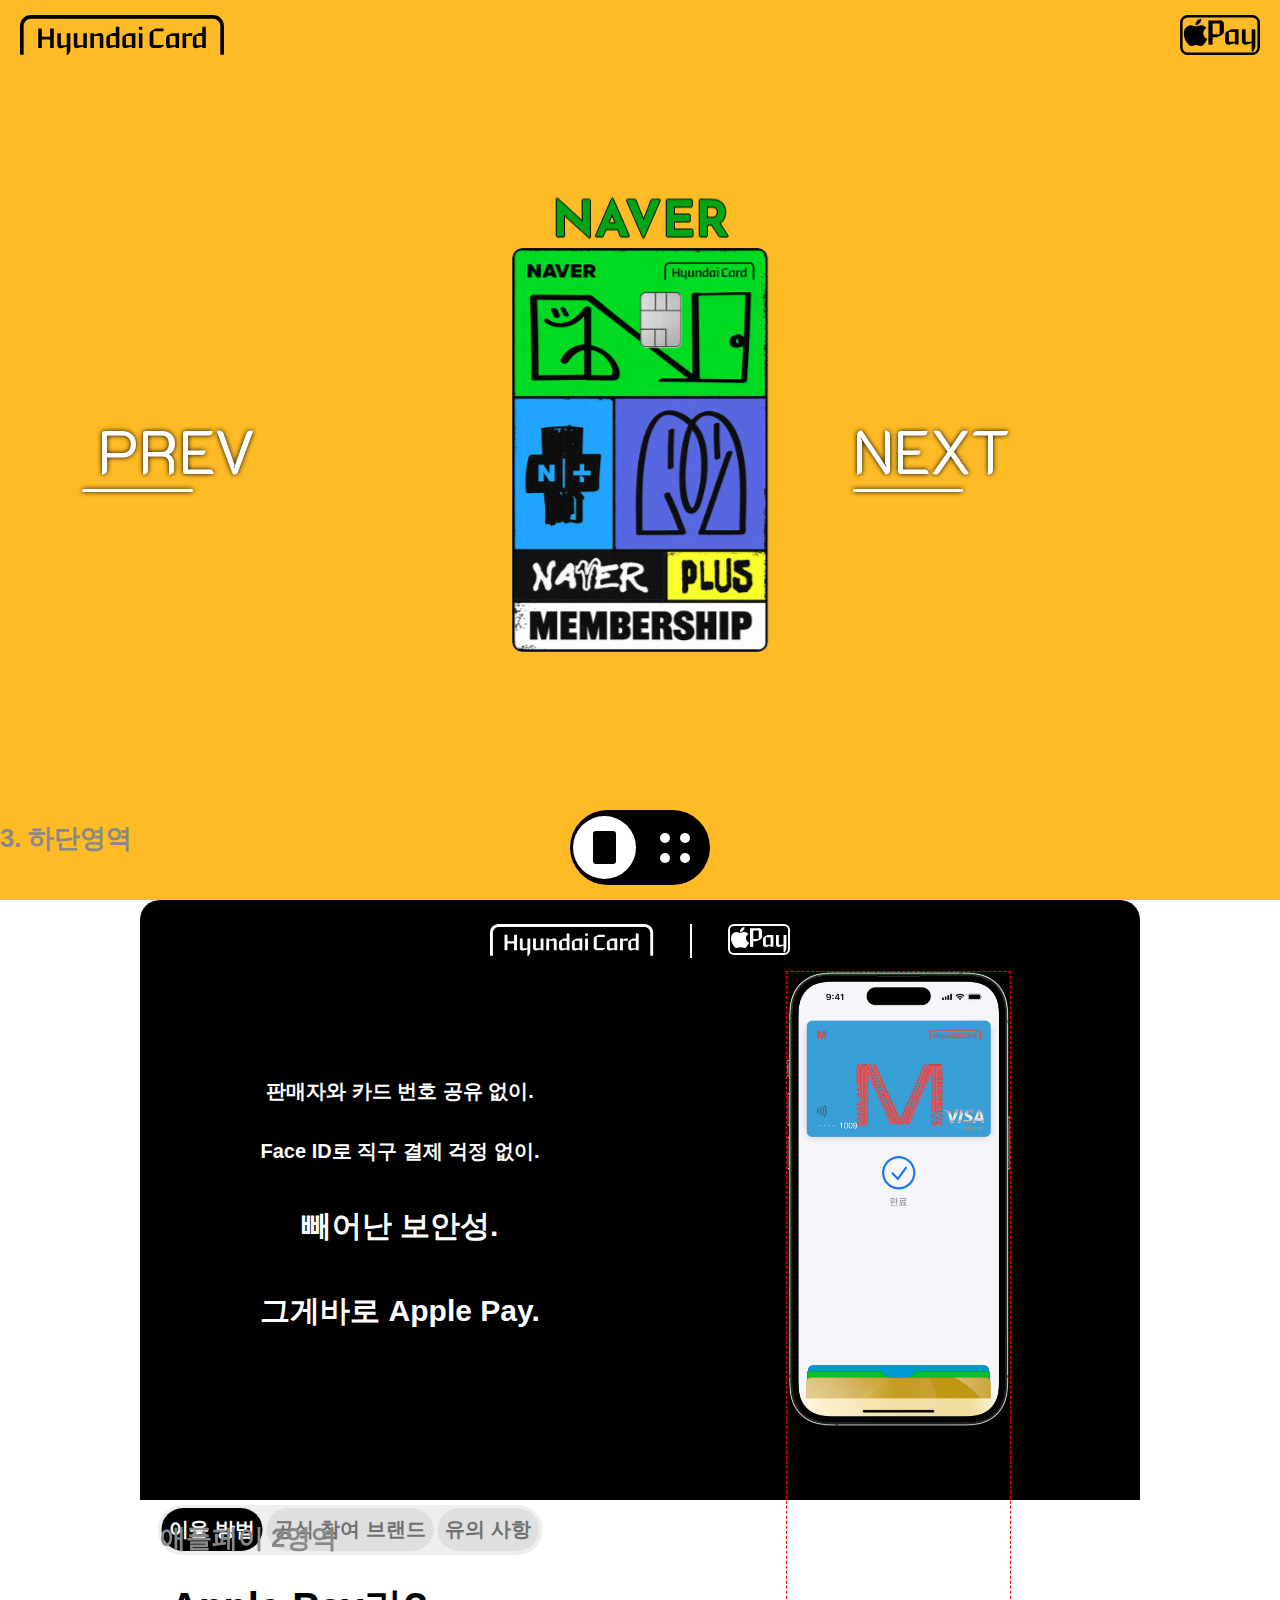
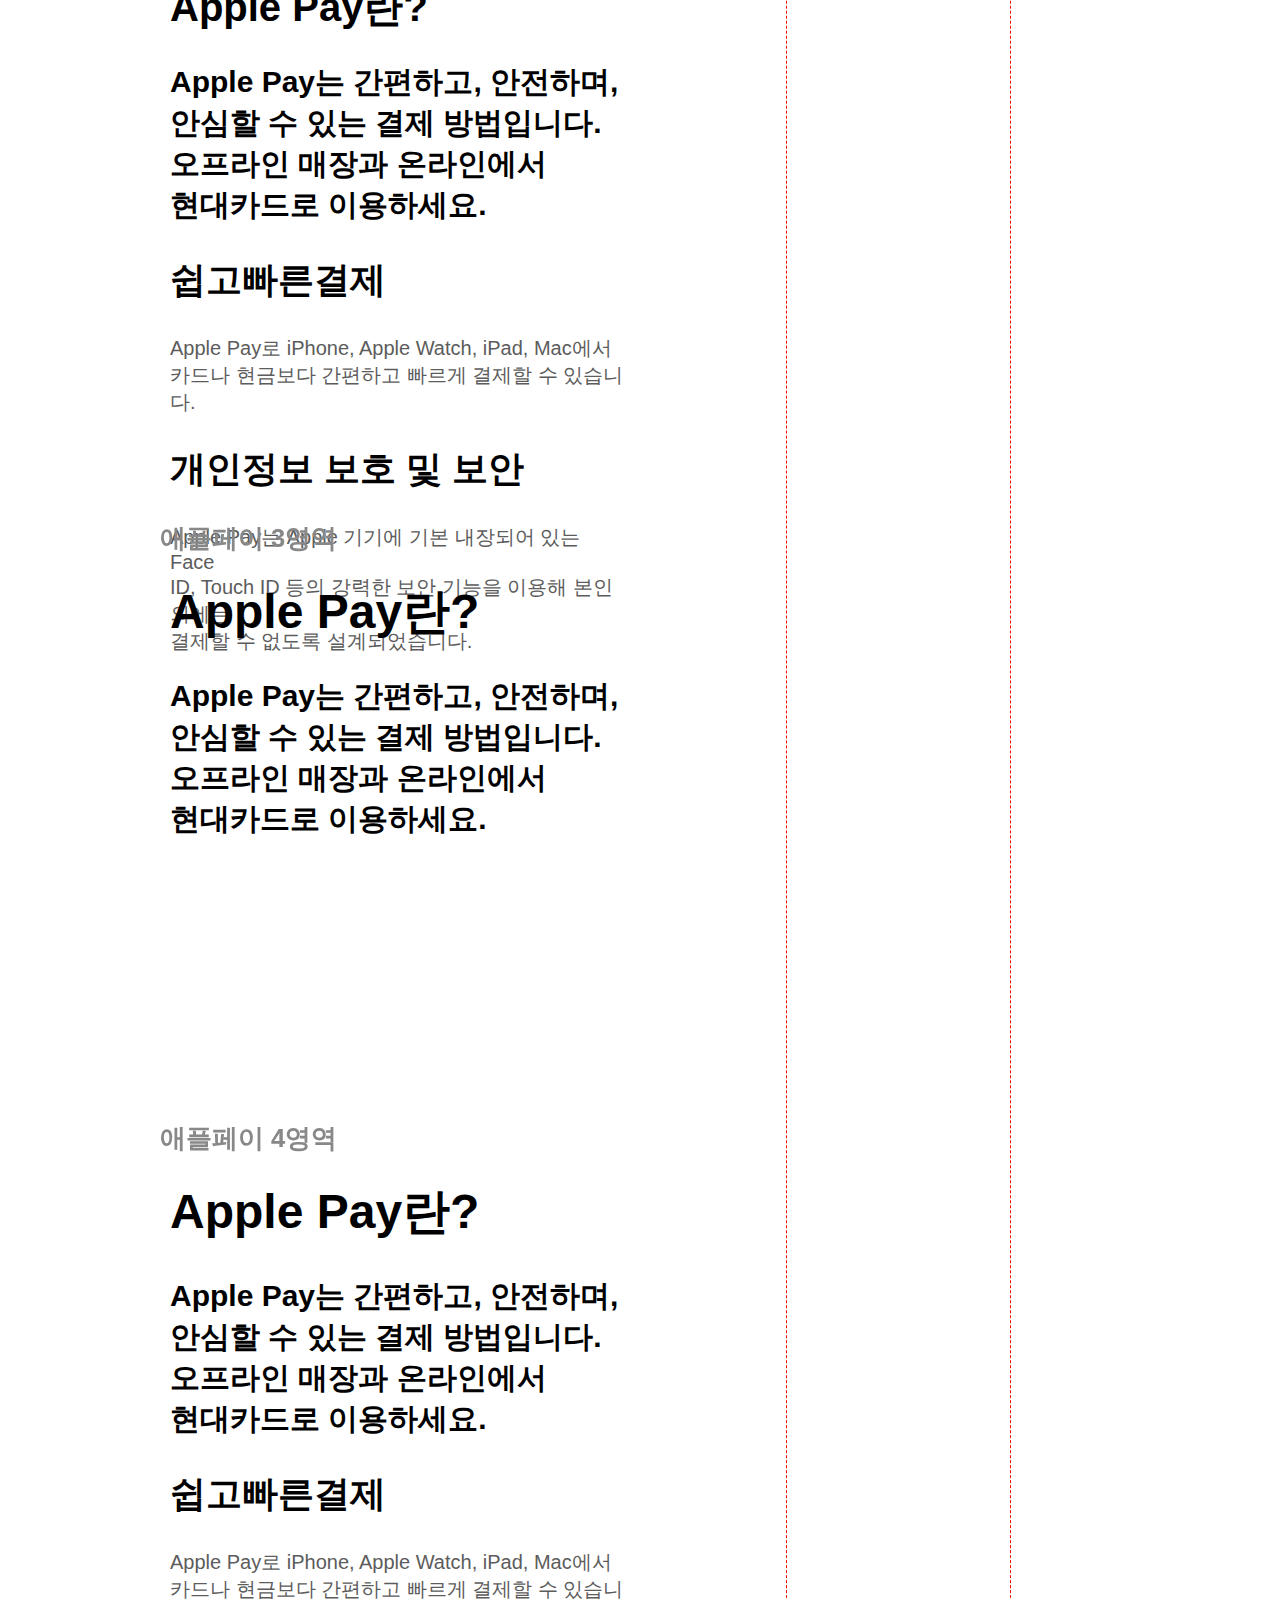
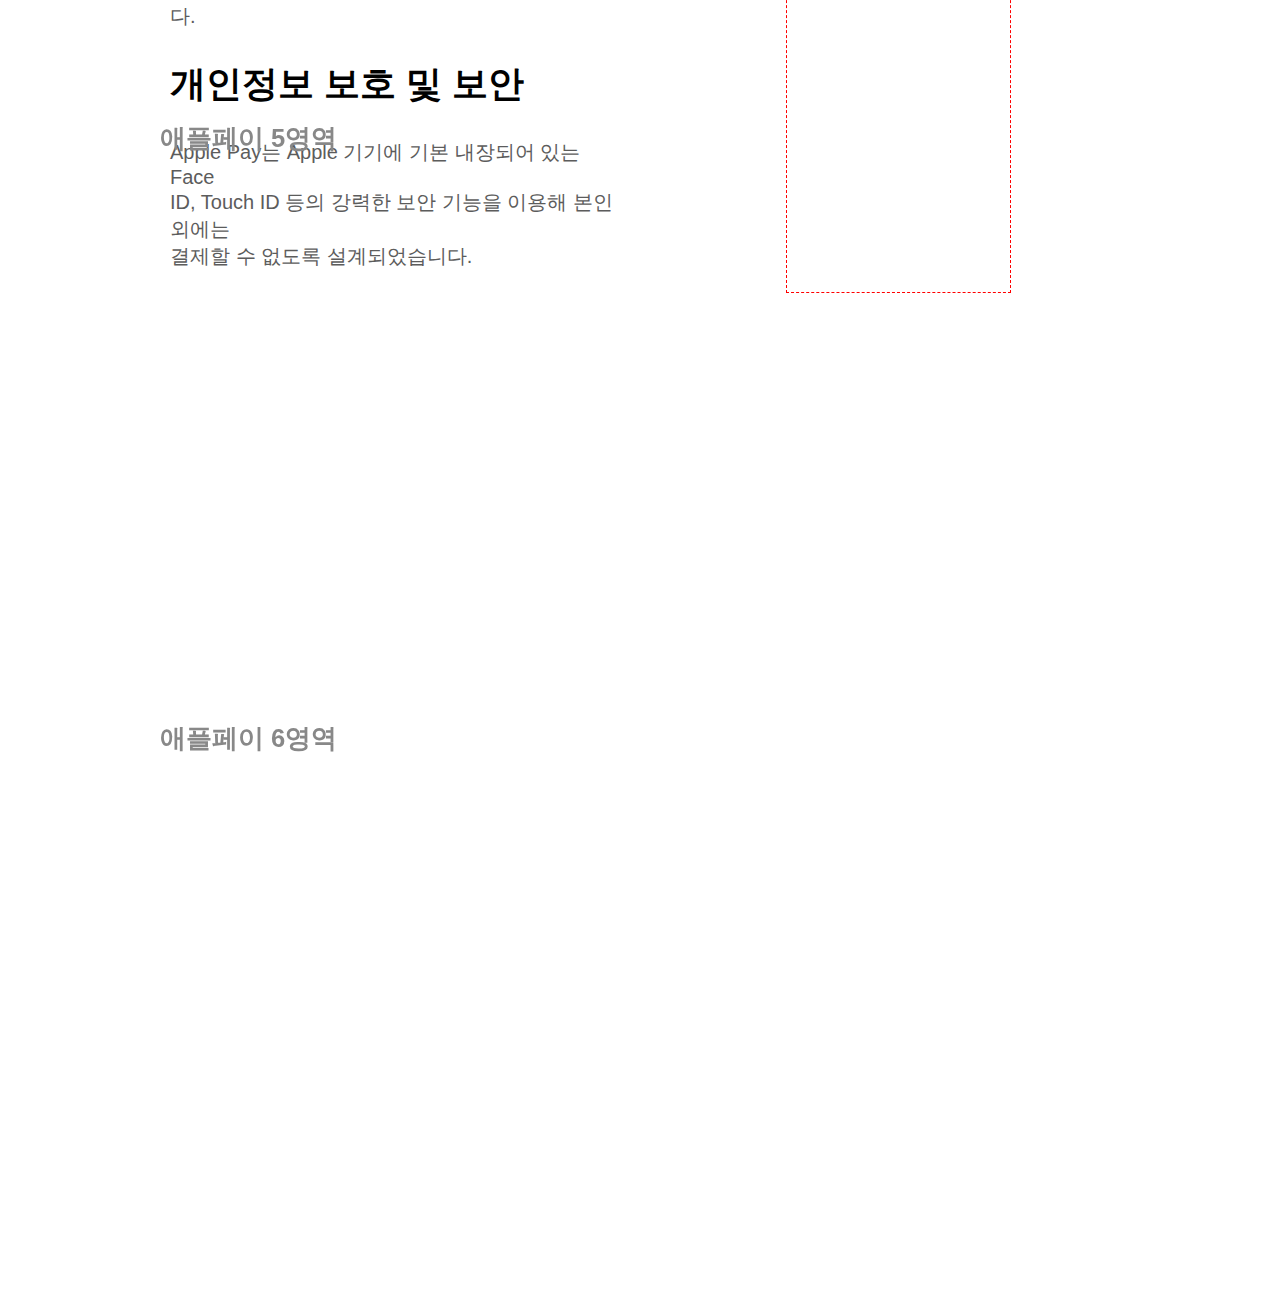
<file: 1차_프로젝트/02.구현소스/main-stack.html>
<!DOCTYPE html>
<html lang="en">
  <head>
    <meta charset="UTF-8" />
    <meta name="viewport" content="width=device-width, initial-scale=1.0" />
    <title>현대카드 메인페이지</title>
    <!-- 메인 css -->
    <link rel="stylesheet" href="./css/main-stack.css" />

    <!-- 제이쿼리 기본 라이브러리 -->
    <script src="./js/jquery-3.7.1.min.js"></script>
    <!-- 제이쿼리 UI는 색상애니, 드래그기능 등 추가모듈 -->
    <script src="./js/jquery-ui.min.js"></script>
    <!-- 메인 JS 연결 -->
    <script type="module" src="./js/main_card.js"></script>
    <!-- 카드디테일페이지 JS 연결 -->
    <script type="module" src="./js/card_detail_page.js"></script>
    <!-- 애플페이 JS 연결 -->
    <script type="module" src="./js/applepay.js"></script>
  </head>
  <body>
    <!-- main-container-->
    <div class="container">
      <!-- 메인 페이지 영역 -->
      <div class="main-wrap-box">
        <!-- 1. 로고영역 -->
        <div class="contant-wrap-box logo-area">
          <h2 class="blind">1. 로고영역</h2>
          <div class="cont-box">
            <!-- 1-1. 현대카드 로고영역 -->
            <div class="col-2">
              <div class="logo hd-logo">
                <img src="./imgs/mianlogo/hylogo.svg" alt="현대카드 로고" />
              </div>
            </div>
            <div class="col-8"></div>
            <!-- 애플페이 로고영역 -->
            <div class="col-2">
              <div class="logo apple-logo">
                <a href="#"
                  ><img src="./imgs/mianlogo/applogo.svg" alt="애플페이 로고"
                /></a>
              </div>
            </div>
          </div>
        </div>
        <!-- 2. 카드 선택 및 오버 영역 -->
        <!-- 2-0. 뒷배경 오버 영역 -->
        <div class="contant-wrap-box" id="hover-area">
          <div class="cont-box">
            <div class="col-6">
              <div class="hover-area hover-area-prev"></div>
            </div>
            <div class="col-6">
              <div class="hover-area hover-area-next"></div>
            </div>
          </div>
        </div>
      </div>
      <div class="contant-wrap-box card-nav-area">
        <h2 class="blind">2. 카드선택 및 오버영역</h2>
        <div class="cont-box">
          <!-- 2-1. prev-area -->
          <div class="col-4">
            <a href="#" class="prev-nav-area nav-area">
              <span class="prev"> prev </span>
            </a>
          </div>
          <!-- 2-2. 카드 선택 영역 -->
          <div class="col-4 card-select-area">
            <!-- 2-2-1. 카드더미
            <div class="carddum">
              <span class="backcard"></span>
              <span class="backcard"></span>
              <span class="backcard"></span>
            </div> -->
            <!-- 2-2-2. 메인 카드 -->
            <div class="main-card main-card-name">
              <div class="card stack-card"></div>
            </div>
          </div>
          <!-- 2-3. next-area -->
          <div class="col-4">
            <a href="#" class="next-nav-area nav-area">
              <span class="next"> next </span>
            </a>
          </div>
        </div>
      </div>
      <div class="contant-wrap-box foot-area">
        <h2 class="temt-tit">3. 하단영역</h2>
        <!-- 3. 하단버튼영역 설정 -->
        <div class="cont-box">
          <div class="col-5"></div>
          <div class="col-2">
            <a class="switch" href="./main-spread.html">
              <div class="switch-btn stack-mode">
                <div class="stack-bg"></div>
                <span class="stack-icon"></span>
              </div>
              <div class="switch-btn spread-mode">
                <div class="spread-bg"></div>
                <div class="spread-icon">
                  <span class="dot"></span>
                  <span class="dot"></span>
                  <span class="dot"></span>
                  <span class="dot"></span>
                </div>
              </div>
            </a>
          </div>
          <div class="col-5"></div>
        </div>
      </div>
    </div>

    <!-- 2. 카드소개 페이지 -->
    <div class="sub-wrap-box card-detail-page">
      <!-- 카드소개페이지 컨텐트 랩 박스 -->
      <div class="contant-wrap-box">
        <!-- 카드소개페이지 메인 영역 -->
        <h2 class="blind">카드소개 메인영역</h2>
        <!-- 2-1 카드소개 상단 영역 -->
        <div class="card-detail-top-area">
          <!-- 2-1-1. 카드소개 상단 이미지 -->
          <div class="card-detail-top-img">
            <img
              src="./imgs/navercard/naver_main_img.png"
              alt="네이버 상단 메인 이미지"
            />
          </div>
          <!-- 2-1-2. 카드소개 상단 텍스트 -->
          <div class="card-detail-top-txt">
            <ul>
              <li>
                네이버플러스 멤버십 혜택에<br />
                네이버페이 포인트 적립받는 카드
              </li>
              <li>네이버 현대카드</li>
              <li>네이버페이 멤버십 무료 이용권</li>
              <li>네이버페이 포인트 최대 5% 적립</li>
            </ul>
          </div>

          <!-- 2-1-3. 카드소개 상단 연회비박스 -->
          <div class="card-detail-top-membership-box">
            <p>연회비</p>
            <ul>
              <li>
                <span>국내전용</span>
                <p>본인 10,000원</p>
              </li>
              <li>
                <span>VISA</span>
                <p>본인 10,000원</p>
              </li>
            </ul>
          </div>
        </div>
        <!-- 카드소개페이지 하위 영역 -->
        <div class="overlay-box">
          <!-- 카드소개페이지 1영역 -->
          <div class="inbox card-part1">
            <h2 class="blind">카드소개 1영역</h2>
            <div>
              <p>네이버 현대카드의</p>
              <p>특별한 디자인을 소개합니다.</p>
            </div>
            <div class="card-detail-grid">
              <div class="view-card-detail card-detail1">
                <span>Graffiti</span>
              </div>
              <div class="view-card-detail card-detail2">
                <span>Line</span>
              </div>
              <div class="view-card-detail card-detail3">
                <span>Type</span>
              </div>
              <div class="view-card-detail card-detail4">
                <span>Joy</span>
              </div>
              <div class="view-card-detail card-detail5">
                <span>Tube</span>
              </div>
              <div class="view-card-detail card-detail6">
                <span>Core</span>
              </div>
            </div>
          </div>
          <!-- 선택카드 디테일 팝업페이지 -->
          <div class="inbox select-card-popup">
            <h2 class="temt-tit">선택카드디테일 팝업페이지</h2>
            <div class="cont-box">
              <i id="close-button" class="fa-solid fa-circle-xmark" style="color: #dfdfdf;"></i>
              <div class="col-1"></div>
              <div class="col-10">
                <section class="card-name-sec">
                  <h2>Graffiti</h2>
                  <p>플라스틱플레이트</p>
                </section>
                <section class="card-detail-sec">
                  <div class="card-detail-sec-fornt">
                    <aside>-앞면-</aside>
                  </div>
                  <div class="card-detail-sec-back">
                    <aside>-뒷면-</aside>
                  </div>
                </section>
                <section class="bullet-sec"></section>
                <section class="card-txt-sec">
                  <p> 네이버플러스 멤버십의 로고와 컬러를 친숙한 키보드로 재해석했습니다.</p>
                    <p>심플한 레이아웃과 볼드한 키보드 디자인으로</p>
                    <p>네이버플러스 멤버십의 로고 이미지를 위트 있게 담아냈습니다.</p>
                </section>
              </div>
              <div class="col-1"></div>
            </div>
          </div>
          <!-- 카드소개페이지 2영역 -->
          <div class="inbox card-part2">
            <h2 class="blind">카드소개 2영역</h2>
            <div class="card-part2-txt">
              <p>네이버 특화 혜택</p>
              <p>
                네이버 플러스 맴버십<br />
                무료 이용권 매월 지급
              </p>
              <a href="#"
                >자세히보기
                <i class="fa-solid fa-chevron-right"></i>
              </a>
            </div>
            <div class="card-part2-naver-logo">
              <img src="./imgs/navercard/img_naver.png" alt="네이버 로고" />
            </div>
            <div class="naver-membership-box">
              <div class="box box-green">
                <p>네이버 특화 혜택</p>
                <p>네이버 플러스 멤버십</p>
                <p>대상 가맹점 최대 5%</p>
                <p>네이버 페이 포인트 적립</p>
              </div>
              <div class="box box-gray">
                <p>그 외 가맹점</p>
                <p>적립·한도 제한없이</p>
                <p>1% 네이버페이</p>
                <p>포인트 적립</p>
              </div>
            </div>
          </div>
          <!-- 카드소개페이지 3영역 -->
          <div class="inbox card-part3">
            <h2 class="blind">카드소개 3영역</h2>
            <div class="card-part3-applepay-logo">
              <img src="./imgs/applepay/img_applepay_10.png" alt="" />
            </div>
            <div class="card-part3-txt1">
              <p>해외여행 필수템, Apple Pay 하나로 끝.</p>
              <p>간편한 컨택리스, 대중교통 결제,</p>
              <p>탑승권과 멤버십까지 모두 지갑 앱으로</p>
              <p>해당 상품은 Apple Pay 이용이 가능합니다.</p>
            </div>
            <div class="card-part3-3rd-logo">
              <img src="./imgs/card_detail_img/3층로고.jpg" alt="3층로고" />
            </div>
            <div class="card-part3-txt2">
              <p>해당 상품은 현대카드 3층 시스템이 탑재된 카드입니다.</p>
              <p>아직도 카드의 기본 혜택만 받고 계신가요?</p>
              <p>이제 3층 시스템을 통해 원하는 혜택 패키지를 구독하고,</p>
              <p>나에게 꼭 맞춘 무료 혜택을 선물 받아보세요!</p>
            </div>
          </div>

          <!-- 카드소개페이지 4영역 -->
          <div class="inbox card-part4">
            <h2 class="blind">카드소개 4영역</h2>
            <p>이용안내</p>

            <div class="card-part4-list">
              <ul>
                <li>
                  모든 가맹점은 현대카드 가맹점 등록 및 업종 분류 기준입니다.
                </li>
                <li>당사는 상품설명서의 내용을 준수합니다.</li>
                <li>
                  동일 기간 내 다수의 신용카드를 신청할 경우 개인 신용등급 또는
                  개인신용평점, 이용한도 등에 영향을 미칠 수 있습니다.
                </li>
                <li>
                  카드 이용 시 제공되는 포인트 및 할인 혜택 등의 부가서비스는
                  카드 신규 출시(2021년 5월 24일) 이후 3년 이상 축소·폐지 없이
                  유지됩니다.상기에도 불구하고 다음과 같은 사유가 발생한 경우
                  카드사는 부가서비스를 변경할 수 있습니다.
                  <ul class="ul-ul">
                    <li>
                      카드사의 휴업·파산·경영상의 위기 등에 따른 불가피한 경우
                    </li>
                    <li>
                      제휴업체의 휴업·파산·경영상의 위기로 인해 불가피하게
                      부가서비스를 축소·변경하는 경우로서 다른 제휴업체를 통해
                      동종의 유사한 부가서비스 제공이 불가한 경우
                    </li>
                    <li>
                      제휴업체가 카드사의 의사에 반하여 해당 부가서비스를
                      축소하거나 변경 시, 당초 부가서비스에 상응하는 다른
                      부가서비스를 제공하는 경우
                    </li>
                    <li>
                      부가서비스를 3년 이상 제공한 상태에서 해당 부가서비스로
                      인해 상품의 수익성이 현저히 낮아진 경우
                    </li>
                  </ul>
                </li>
                <li>
                  카드사가 부가서비스를 변경하는 경우에는 부가서비스 변경 사유,
                  변경 내용 등 사유 발생 즉시 홈페이지에 게시하고 개별 고지 방법
                  중 2가지 이상의 방법으로 고지하여 드립니다. 특히 카드 신규
                  출시 이후 3년 이상 경과했고, 해당 카드의 수익성 유지가
                  어려워져 부가서비스를 변경하는 경우에는 변경일 6개월 전부터
                  2가지 이상의 방법으로 매월 개별 고지해 드립니다.
                </li>
                <li>
                  개별 고지 방법 : 서면 교부, 우편 또는 이메일, 전화 또는 팩스,
                  휴대폰 메시지 또는 이에 준하는 전자적 의사표시
                </li>
                <li>
                  본 내용은 2024년 10월 기준이며, 자세한 내용은 현대카드
                  고객센터(1577-6000)로 문의하시기 바랍니다.
                </li>
                <li>연회비는 카드 발급 시 선청구됩니다.</li>
                <li>
                  카드 연회비(기본연회비 + 제휴연회비)는 보유 카드별로
                  청구됩니다.
                </li>
              </ul>
            </div>
          </div>
          <!-- 카드소개페이지 5영역 -->
          <div class="inbox card-part5">
            <h2 class="blind">카드소개 5영역</h2>
            <div class="card-part5-list">
              <ul>
                <li>
                  카드 이용대금 연체 시 약정금리 + 연체가산금리 3%의 연체금리가
                  적용(회원별, 이용 상품별 차등 적용/법정 최고금리 20% 이내)단,
                  연체 발생시점에 약정금리가 없는 경우 아래와 같이 적용
                  <ul class="ul-ul">
                    <li>
                      일시불 : 거래 발생시점 기준 최소 기간(2개월)의 유이자할부
                      약정금리 + 연체가산금리 3%
                    </li>
                    <li>
                      무이자할부 : 거래 발생시점 기준 동일한 할부 계약 기간의
                      유이자할부 약정금리 + 연체가산금리 3%
                    </li>
                  </ul>
                </li>
                <li>
                  상환 능력에 비해 신용카드 이용금액이 과도할 경우, 귀하의
                  개인신용평점이 하락할 수 있습니다.
                </li>
                <li>
                  개인신용평점 하락 시 금융거래와 관련된 불이익이 발생할 수
                  있습니다.
                </li>
                <li>
                  일정 기간 원리금을 연체할 경우, 모든 원리금을 변제할 의무가
                  발생할 수 있습니다.
                </li>
                <li>
                  신용카드 발급이 부적정한 경우(연체금 보유, 개인신용평점 낮음
                  등) 카드 발급이 제한될 수 있습니다.
                </li>
                <li>
                  카드 이용대금과 이에 수반되는 모든 수수료를 지정된 대금
                  결제일에 상환합니다.
                </li>
                <li>
                  금융소비자는 금융소비자보호법 제19조 제1항에 따라 해당 상품
                  또는 서비스에 대하여 설명을 받을 권리가 있습니다.
                </li>
                <li>
                  자세한 내용 및 이용 조건은 카드 신청 전 현대카드 홈페이지 및
                  상품설명서, 약관 참고
                </li>
                <li>
                  준법감시심의필 제 241008-004호 (2024.10.08 ~ 2025.10.07)
                </li>
                <li>
                  여신금융협회 심의필 제 2024-C1h-06739호 (2024.06.12 ~
                  2025.06.11)
                </li>
              </ul>
            </div>
          </div>
          <!-- 카드소개페이지 6영역 -->
          <div class="inbox card-part6">
            <h2 class="temt-tit">카드소개 6영역</h2>
          </div>
        </div>
      </div>
    </div>

    <!-- 3. 애플페이 페이지 -->
    <div class="sub-wrap-box applepay-page">
      <!-- 3-1. 애플페이페이지 1영역 -->
      <div class="inbox ap-part1">
        <h2 class="blind">애플페이 1영역</h2>
        <div class="cont-box">
          <!-- 3-1-1. 상단로고 구역 -->
          <div class="ap-part1-top-logo">
            <svg
              width="164"
              height="32"
              viewBox="0 0 164 32"
              fill="none"
              xmlns="http://www.w3.org/2000/svg"
            >
              <path
                d="M2.91336 8.73697C2.91336 5.53564 5.54605 2.90788 8.7534 2.90788H154.407C157.615 2.90788 160.248 5.53564 160.248 8.73697V31.8533H163.16V8.73697C163.16 3.92164 159.232 0 154.407 0H8.7534C3.92901 0 0 3.92164 0 8.73697V31.8533H2.91336V8.73697Z"
                fill="#fff"
              />
              <path
                d="M27.0219 26.0241C27.0219 26.2642 26.8749 26.3444 26.621 26.3444H24.4294C24.1755 26.3444 24.0952 26.2642 24.0952 26.0108V20.0484C24.0952 19.7682 23.9081 19.6215 23.6275 19.6215H17.8676C17.6137 19.6215 17.4667 19.7682 17.4667 20.0484V26.0108C17.4667 26.2642 17.3196 26.3444 17.0925 26.3444H14.8473C14.6335 26.3444 14.5533 26.2642 14.5533 26.0241V11.2047C14.5533 10.9779 14.6335 10.8445 14.8473 10.8445H17.0925C17.3196 10.8445 17.4667 10.9646 17.4667 11.2047V16.9404C17.4667 17.2071 17.6137 17.3405 17.8676 17.3405H23.6275C23.9081 17.3405 24.0952 17.2206 24.0952 16.9404V11.2047C24.0952 10.9779 24.1755 10.8445 24.4294 10.8445H26.621C26.8749 10.8445 27.0219 10.9646 27.0219 11.2047V26.0241Z"
                fill="#fff"
              />
              <path
                d="M32.3408 26.5578C30.7237 26.5578 29.8685 25.2504 29.8685 24.1301V14.9128C29.8685 14.6461 29.9754 14.5127 30.2293 14.5127H32.3408C32.5546 14.5127 32.7016 14.6327 32.7016 14.9128V23.81C32.7016 24.0634 32.8085 24.1968 33.1026 24.1968H36.9781C37.2319 24.1968 37.4057 24.0767 37.4057 23.81V14.9128C37.4057 14.6461 37.5126 14.5127 37.7666 14.5127H39.878C40.1053 14.5127 40.2656 14.6327 40.2656 14.9128V28.3451C40.2656 28.6786 40.1587 28.9988 40.0117 29.3189L38.5684 31.6666C38.4481 31.88 38.2476 32 38.0473 32H37.7799C37.526 32 37.4191 31.8533 37.4191 31.6264V25.6774C37.4191 25.4239 37.2721 25.3172 37.0449 25.3839L32.9957 26.5176C32.8085 26.5578 32.5679 26.5578 32.3809 26.5578"
                fill="#fff"
              />
              <path
                d="M45.5043 26.5444C44.2213 26.5444 43.0721 25.4906 43.0721 24.1167V14.9263C43.0721 14.6594 43.179 14.526 43.4329 14.526H45.5712C45.7582 14.526 45.9052 14.6462 45.9052 14.9263V23.8233C45.9052 24.0767 46.0389 24.1834 46.3328 24.1834H50.2084C50.4623 24.1834 50.6227 24.0767 50.6227 23.8233V14.9263C50.6227 14.6594 50.7029 14.526 50.9702 14.526H53.0816C53.3089 14.526 53.4559 14.6462 53.4559 14.9263V26.0375C53.4559 26.2777 53.3089 26.3577 53.0816 26.3577H50.9702C50.7162 26.3577 50.6227 26.2777 50.6227 26.0241V25.6907C50.6227 25.4239 50.4623 25.3039 50.2217 25.3973L46.1725 26.4911C45.9587 26.5578 45.7315 26.5578 45.5176 26.5578"
                fill="#fff"
              />
              <path
                d="M66.6595 16.807V26.0375C66.6595 26.2777 66.5125 26.3577 66.2852 26.3577H64.1738C63.9198 26.3577 63.8396 26.2777 63.8396 26.0241V17.1271C63.8396 16.8603 63.6659 16.7136 63.412 16.7136H59.5498C59.2558 16.7136 59.1222 16.8603 59.1222 17.1271V26.0241C59.1222 26.2777 58.9751 26.3577 58.7881 26.3577H56.6632C56.4093 26.3577 56.3024 26.2777 56.3024 26.0375V14.9263C56.3024 14.6594 56.4093 14.526 56.6632 14.526H58.7881C58.9751 14.526 59.1222 14.6462 59.1222 14.9263V15.2864C59.1222 15.5265 59.229 15.6198 59.5498 15.5398L63.5858 14.446C63.7996 14.406 63.9866 14.3393 64.2004 14.3393C65.5904 14.3393 66.6728 15.4998 66.6728 16.807"
                fill="#fff"
              />
              <path
                d="M69.0783 24.1034V18.7945C69.0783 17.6607 69.5594 16.7803 70.5751 16.2335L72.8069 14.9263C73.2746 14.6327 73.7423 14.4993 74.2903 14.4993H76.2414C76.522 14.4993 76.6424 14.3926 76.6424 14.1392V9.7774C76.6424 9.55065 76.7493 9.37724 76.9497 9.37724H79.1013C79.3553 9.37724 79.4622 9.55065 79.4622 9.7774V26.0108C79.4622 26.251 79.3553 26.331 79.1013 26.331H76.9497C76.7359 26.331 76.6424 26.251 76.6424 25.9975V25.664C76.6424 25.3973 76.522 25.2772 76.2414 25.3706L72.1654 26.4644C71.9249 26.5444 71.7378 26.5444 71.5373 26.5444C70.4415 26.5844 69.0917 25.5707 69.0917 24.1167M76.6557 23.8233V17.1404C76.6557 16.847 76.5355 16.7003 76.2281 16.7003H72.3257C72.0318 16.7003 71.9249 16.847 71.9249 17.1404V23.8233C71.9249 24.0767 72.0318 24.1834 72.3257 24.1834H76.2281C76.5355 24.1834 76.6557 24.0767 76.6557 23.8233Z"
                fill="#fff"
              />
              <path
                d="M84.34 26.5444C83.0036 26.5444 81.8943 25.464 81.8943 24.1167V18.8079C81.8943 17.674 82.3755 16.807 83.3777 16.2601L85.6363 14.9529C86.1041 14.6594 86.5718 14.526 87.093 14.526H91.9308C92.1579 14.526 92.2916 14.6462 92.2916 14.9263V26.0375C92.2916 26.2777 92.1712 26.3577 91.9308 26.3577H89.7792C89.5386 26.3577 89.4585 26.2777 89.4585 26.0241V25.6907C89.4585 25.4239 89.3115 25.3039 89.0308 25.3973L84.9815 26.4911C84.7409 26.5578 84.5539 26.5578 84.3534 26.5578M89.4585 23.8366V17.1538C89.4585 16.8603 89.3115 16.7136 89.0308 16.7136H85.1285C84.8345 16.7136 84.7276 16.8603 84.7276 17.1538V23.8366C84.7276 24.0901 84.8345 24.1968 85.1285 24.1968H89.0308C89.3115 24.1968 89.4585 24.0901 89.4585 23.8366Z"
                fill="#fff"
              />
              <path
                d="M97.9445 11.5115C97.9445 11.7649 97.8108 11.8449 97.5837 11.8449H95.4722C95.2048 11.8449 95.1114 11.7649 95.1114 11.5115V9.79074C95.1114 9.56399 95.1915 9.39057 95.4722 9.39057H97.5837C97.8108 9.39057 97.9445 9.56399 97.9445 9.79074V11.5115ZM97.9445 26.0241C97.9445 26.2642 97.8108 26.3444 97.5837 26.3444H95.4722C95.2048 26.3444 95.1114 26.2642 95.1114 26.0241V14.9129C95.1114 14.6462 95.1915 14.5127 95.4722 14.5127H97.5837C97.8108 14.5127 97.9445 14.6462 97.9445 14.9129V26.0241Z"
                fill="#fff"
              />
              <path
                d="M103.744 23.303V15.3131C103.744 14.1392 104.252 13.2321 105.281 12.6186L107.754 11.2447C108.195 10.9779 108.729 10.8445 109.21 10.8445H114.449C114.703 10.8445 114.823 10.9646 114.823 11.2313V12.7653C114.823 12.9921 114.703 13.0988 114.449 13.0988H107.126C106.872 13.0988 106.765 13.2455 106.765 13.5257V23.6898C106.765 23.9567 106.872 24.0901 107.126 24.0901H114.663C114.903 24.0901 115.05 24.1968 115.05 24.4102C115.05 24.6502 114.943 24.837 114.703 24.957L112.885 25.9708C112.404 26.251 111.883 26.3577 111.375 26.3577H106.818C105.321 26.3577 103.731 25.2906 103.731 23.3297"
                fill="#fff"
              />
              <path
                d="M119.313 26.5444C117.99 26.5444 116.868 25.464 116.868 24.1167V18.8079C116.868 17.674 117.362 16.807 118.351 16.2601L120.61 14.9529C121.077 14.6594 121.545 14.526 122.066 14.526H126.904C127.144 14.526 127.265 14.6462 127.265 14.9263V26.0375C127.265 26.2777 127.144 26.3577 126.904 26.3577H124.752C124.525 26.3577 124.432 26.2777 124.432 26.0241V25.6907C124.432 25.4239 124.285 25.3039 124.004 25.3973L119.955 26.4911C119.728 26.5578 119.527 26.5578 119.313 26.5578M124.432 23.8366V17.1538C124.432 16.8603 124.285 16.7136 124.004 16.7136H120.102C119.808 16.7136 119.701 16.8603 119.701 17.1538V23.8366C119.701 24.0901 119.808 24.1968 120.102 24.1968H124.004C124.285 24.1968 124.432 24.0901 124.432 23.8366Z"
                fill="#fff"
              />
              <path
                d="M137.836 16.3802C137.836 16.5936 137.688 16.7003 137.462 16.7003H133.306C133.025 16.7003 132.918 16.847 132.918 17.1138V26.0108C132.918 26.2642 132.757 26.3444 132.544 26.3444H130.406C130.152 26.3444 130.072 26.251 130.072 26.0241V14.9129C130.072 14.6462 130.152 14.5127 130.406 14.5127H132.544C132.757 14.5127 132.918 14.6327 132.918 14.9129V15.2464C132.918 15.4864 133.025 15.5798 133.306 15.5798C133.373 15.5798 133.453 15.5798 133.547 15.5398L134.762 14.7394C135.204 14.5127 135.671 14.3793 136.219 14.3793H137.462C137.688 14.3793 137.836 14.4993 137.836 14.7394V16.3802Z"
                fill="#fff"
              />
              <path
                d="M138.263 24.1034V18.7945C138.263 17.6607 138.745 16.7803 139.76 16.2335L142.005 14.9263C142.473 14.6328 142.941 14.4993 143.489 14.4993H145.426C145.707 14.4993 145.828 14.3926 145.828 14.1392V9.77742C145.828 9.55066 145.934 9.37726 146.135 9.37726H148.287C148.541 9.37726 148.647 9.55066 148.647 9.77742V26.0108C148.647 26.251 148.541 26.331 148.287 26.331H146.135C145.921 26.331 145.828 26.251 145.828 25.9976V25.664C145.828 25.3973 145.707 25.2772 145.426 25.3706L141.351 26.4644C141.124 26.5444 140.923 26.5444 140.723 26.5444C139.627 26.5844 138.277 25.5707 138.277 24.1167M145.84 23.8233V17.1404C145.84 16.847 145.721 16.7003 145.414 16.7003H141.511C141.218 16.7003 141.11 16.847 141.11 17.1404V23.8233C141.11 24.0767 141.218 24.1834 141.511 24.1834H145.414C145.707 24.1834 145.84 24.0767 145.84 23.8233Z"
                fill="#fff"
              />
            </svg>

            <span> </span>

            <svg
              width="62"
              height="31"
              viewBox="0 0 62 31"
              fill="none"
              xmlns="http://www.w3.org/2000/svg"
            >
              <path
                d="M34 6.70269L34 12.578C34 13.8328 33.4428 14.8071 32.27 15.4123L29.6751 16.8589C29.135 17.1838 28.5935 17.3314 27.9608 17.3314L25.7221 17.3314C25.3972 17.3314 25.2576 17.4495 25.2576 17.73L25.2576 22.5571C25.2576 22.8081 25.135 23 24.9027 23L22.4161 23C22.1225 23 22 22.8081 22 22.5571L22 4.59173C22 4.32599 22.1226 4.23745 22.4161 4.23745L24.9027 4.23745C25.1507 4.23745 27.0769 4.17193 27.0769 4.45238L24.0034 4.60644C23.9891 4.08597 25.4115 4.34083 25.7364 4.23745L30.1752 4.23745C30.4374 4.14892 30.9263 4.00127 31.1571 4.00127C32.4239 3.957 33.9843 5.07881 33.9843 6.68797M25.2433 7.0127L25.2433 14.4085C25.2433 14.7333 25.3815 14.8956 25.7364 14.8956L30.2465 14.8956C30.5857 14.8956 30.7097 14.7333 30.7097 14.4085L30.7097 7.0127C30.7097 6.73224 30.5857 6.61415 30.2465 6.61415L25.7364 6.61415C25.3972 6.61415 25.2433 6.73224 25.2433 7.0127Z"
                fill="#fff"
              />
              <path
                d="M50.4723 23.045C48.8553 23.045 48 21.7377 48 20.6174V11.4001C48 11.1334 48.1069 11 48.3608 11H50.4723C50.6861 11 50.8331 11.12 50.8331 11.4001V20.2972C50.8331 20.5506 50.94 20.6841 51.2341 20.6841H55.1096C55.3635 20.6841 55.5372 20.5639 55.5372 20.2972V11.4001C55.5372 11.1334 55.6441 11 55.8981 11H58.0095C58.2368 11 58.3971 11.12 58.3971 11.4001V24.8324C58.3971 25.1659 58.2902 25.486 58.1432 25.8062L56.6999 28.1538C56.5797 28.3673 56.3792 28.4873 56.1788 28.4873H55.9115C55.6576 28.4873 55.5507 28.3406 55.5507 28.1137V22.1647C55.5507 21.9111 55.4037 21.8044 55.1764 21.8711L51.1272 23.0049C50.94 23.045 50.6995 23.045 50.5124 23.045"
                fill="#fff"
              />
              <path
                d="M37.4457 23.0183C36.1093 23.0183 35 21.938 35 20.5906V15.2818C35 14.1479 35.4812 13.281 36.4834 12.734L38.7419 11.4268C39.2097 11.1334 39.6775 11 40.1987 11H45.0364C45.2636 11 45.3972 11.1201 45.3972 11.4002V22.5115C45.3972 22.7516 45.2769 22.8316 45.0364 22.8316H42.8848C42.6443 22.8316 42.5641 22.7516 42.5641 22.4981V22.1647C42.5641 21.8978 42.4171 21.7778 42.1365 21.8713L38.0871 22.965C37.8466 23.0318 37.6595 23.0318 37.459 23.0318M42.5641 20.3105V13.6278C42.5641 13.3343 42.4171 13.1876 42.1365 13.1876H38.2341C37.9402 13.1876 37.8333 13.3343 37.8333 13.6278V20.3105C37.8333 20.5641 37.9402 20.6708 38.2341 20.6708H42.1365C42.4171 20.6708 42.5641 20.5641 42.5641 20.3105Z"
                fill="#fff"
              />
              <path
                d="M17.9974 23.1575C16.8344 24.2656 15.5645 24.0907 14.3422 23.5657C13.0486 23.0291 11.8618 23.0058 10.497 23.5657C8.78802 24.289 7.88607 24.079 6.86544 23.1575C1.07395 17.2899 1.92843 8.35432 8.5032 8.0277C10.1054 8.10935 11.2209 8.89092 12.1585 8.96091C13.5589 8.68095 14.8999 7.87605 16.3953 7.98104C18.1873 8.12102 19.5403 8.82093 20.4303 10.0808C16.7276 12.2622 17.6058 17.0566 21 18.3981C20.3235 20.1478 19.4453 21.886 17.9856 23.1691L17.9974 23.1575ZM12.0398 7.95771C11.8618 5.35637 14.0099 3.20997 16.4784 3C16.8225 6.00962 13.7013 8.24934 12.0398 7.95771Z"
                fill="#fff"
              />
              <rect
                x="1"
                y="1"
                width="60"
                height="29"
                rx="5"
                stroke="#fff"
                stroke-width="2"
              />
            </svg>
          </div>
          <!-- 3-1-2. 텍스트 구역 -->
          <div class="col-6">
            <div class="ap-part1-txt">
              <h3>판매자와 카드 번호 공유 없이.</h3>
              <h3>Face ID로 직구 결제 걱정 없이.</h3>
              <h2>빼어난 보안성.</h2>
              <h2>그게바로 Apple Pay.</h2>
            </div>
          </div>
          <!-- 3-1-3. 핸드폰 구역 -->
          <div class="col-6"></div>
        </div>
      </div>

      <!-- 3-2. 스틱키바영역 -->
      <!-- 애플페이페이지 2영역 -->
      <aside class="stick-area">
        <div class="stickbar">
          <ul>
            <li>이용 방법</li>
            <li>공식 참여 브랜드</li>
            <li>유의 사항</li>
          </ul>
        </div>
      </aside>
      <!-- 애플페이페이지 2영역 -->
      <div class="inbox ap-part2">
        <h2 class="temt-tit">애플페이 2영역</h2>
        <div class="cont-box">
          <div class="col-6">
            <div class="ap-part2-txt">
              <span class="ap-part2-txt1">
                <h1>Apple Pay란?</h1>
                <p>Apple Pay는 간편하고, 안전하며,</p>
                <p>안심할 수 있는 결제 방법입니다.</p>
                <p>오프라인 매장과 온라인에서</p>
                <p>현대카드로 이용하세요.</p>
              </span>
              <span class="ap-part2-txt2">
                <h2>쉽고빠른결제</h2>
                <p>Apple Pay로 iPhone, Apple Watch, iPad, Mac에서</p>
                <p>카드나 현금보다 간편하고 빠르게 결제할 수 있습니다.</p>
                <h2>개인정보 보호 및 보안</h2>
                <p>Apple Pay는 Apple 기기에 기본 내장되어 있는 Face</p>
                <p>ID, Touch ID 등의 강력한 보안 기능을 이용해 본인 외에는</p>
                <p>결제할 수 없도록 설계되었습니다.</p>
              </span>
            </div>
          </div>
          <div class="col-6"></div>
        </div>
      </div>
      <!-- 애플페이페이지 3영역 -->
      <div class="inbox ap-part3">
        <h2 class="temt-tit">애플페이 3영역</h2>
        <div class="cont-box">
          <div class="col-6">
            <div class="ap-part2-txt">
              <span class="ap-part2-txt1">
                <h1>Apple Pay란?</h1>
                <p>Apple Pay는 간편하고, 안전하며,</p>
                <p>안심할 수 있는 결제 방법입니다.</p>
                <p>오프라인 매장과 온라인에서</p>
                <p>현대카드로 이용하세요.</p>
              </span>
            </div>
          </div>
          <div class="col-6"></div>
        </div>
      </div>
      <!-- 애플페이페이지 4영역 -->
      <div class="inbox ap-part4">
        <h2 class="temt-tit">애플페이 4영역</h2>
        <div class="cont-box">
          <div class="col-6">
            <div class="ap-part2-txt">
              <span class="ap-part2-txt1">
                <h1>Apple Pay란?</h1>
                <p>Apple Pay는 간편하고, 안전하며,</p>
                <p>안심할 수 있는 결제 방법입니다.</p>
                <p>오프라인 매장과 온라인에서</p>
                <p>현대카드로 이용하세요.</p>
              </span>
              <span class="ap-part2-txt2">
                <h2>쉽고빠른결제</h2>
                <p>Apple Pay로 iPhone, Apple Watch, iPad, Mac에서</p>
                <p>카드나 현금보다 간편하고 빠르게 결제할 수 있습니다.</p>
                <h2>개인정보 보호 및 보안</h2>
                <p>Apple Pay는 Apple 기기에 기본 내장되어 있는 Face</p>
                <p>ID, Touch ID 등의 강력한 보안 기능을 이용해 본인 외에는</p>
                <p>결제할 수 없도록 설계되었습니다.</p>
              </span>
            </div>
          </div>
          <div class="col-6"></div>
        </div>
      </div>
      <!-- 애플페이페이지 5영역 -->
      <div class="inbox ap-part5">
        <h2 class="temt-tit">애플페이 5영역</h2>
        <div class="cont-box">
          <div class="col-6"></div>
          <div class="col-6"></div>
        </div>
      </div>
      <!-- 애플페이페이지 6영역 -->
      <div class="inbox ap-part6">
        <h2 class="temt-tit">애플페이 6영역</h2>
        <div class="cont-box">
          <div class="col-6"></div>
          <div class="col-6"></div>
        </div>
      </div>
      <!-- 따라오는폰 -->
      <aside class="phone-area">
        <div class="move-phone">
          <span></span>
        </div>
      </aside>
    </div>
  </body>
</html>
</file>
<file: 1차_프로젝트/02.구현소스/css/main-stack.css>
@charset "utf-8";
/* 현대카드 페이지 메인 CSS - main.css */

/* 폰트 */
@import url("https://fonts.googleapis.com/css2?family=Dongle&family=Edu+AU+VIC+WA+NT+Pre:wght@400..700&family=Gasoek+One&family=Gugi&family=Josefin+Sans:ital,wght@0,100..700;1,100..700&family=Jua&family=K2D:ital,wght@0,100;0,200;0,300;0,400;0,500;0,600;0,700;0,800;1,100;1,200;1,300;1,400;1,500;1,600;1,700;1,800&family=Roboto:ital,wght@0,100;0,300;0,400;0,500;0,700;0,900;1,100;1,300;1,400;1,500;1,700;1,900&family=Sunflower:wght@300&display=swap");
@import url("https://cdnjs.cloudflare.com/ajax/libs/font-awesome/6.7.1/css/all.min.css");
/* 외부css 링크 모음 */
@import url(./reset.css);
@import url(./common.css);
@import url(./grid_12_flex.css);
@import url(./root.css);
@import url(./main-ani.css);
/*===================================================
메인영역 
===================================================*/
/* 임시 타이틀 */
.temt-tit {
  position: absolute;
  color: #888;
  font-size: 2vw;
  text-align: center;
  outline: none;
}

/* 전체 컨테이너 설정 */
.container {
  max-width: 100vw;
  height: auto;
}
/* 메인 페이지 랩박스 */
.main-wrap-box {
  /* 부모박스 설정*/
  position: relative;
  max-width: 100vw;
  height: 100vh;
  background: var(--main-bg-color);
}
/* ============================================
메인페이지 영역 시작
============================================ */

/*============== 1. 로고영역==============*/
.logo-area {
  height: 70px;
}
.logo-area .cont-box {
  padding: 0 20px;
}
.logo-area .col-2 {
  /* 로고앱솔루트의 부모로 만들어줌 */
  position: relative;
}
.logo {
  position: absolute;
  top: 50%;
  translate: 0 -50%;
}
/* 1-1. 현대카드로고 */
.hd-logo {
  left: 0;
  height: 40px;
}
.hd-logo img {
  height: 40px;
}
/* 1-2. 애플페이로고 */
.apple-logo {
  right: 0;
  height: 40px;
}
.apple-logo a {
  display: block;
}
.apple-logo img {
  height: 40px;
}

/*================= 2. 카드선택 및 오버 영역 설정 =================*/
/* 뒷배경 영역설정 */
#hover-area {
  position: absolute;
  top: 0;
  left: 0;
  width: 100%;
  height: 100vh;
}
#hover-area .col-6 {
  padding: 0;
}
.hover-area-prev {
  width: 100%;
  height: 100%;
  border-radius: 50% 0 0 50%;
}
.hover-area-next {
  width: 100%;
  height: 100%;
  border-radius: 0 50% 50% 0;
}
/* 카드 넘기는 영역 */
.card-nav-area {
  position: absolute;
  top: 0;
  left: 0;
  width: 100%;
  height: 100vh;
}
.card-nav-area .col-4 {
  padding: 0;
}
/* nav-area 카드 넘기는 영역 공통 설정 */
.nav-area {
  position: relative;
  width: 100%;
  height: 100%;
  display: block;

  text-decoration: none;
}
/* 버튼 스타일 */
.nav-area span {
  position: absolute;
  top: 50%;
  transform: translateY(-50%);

  font-family: "K2D", sans-serif;
  font-size: 6rem;
  text-transform: uppercase;
  color: #fff;
  text-shadow: 0 0 5px #000;
}
/* 2-1. prev-area 영역 설정 */
.prev {
  right: 0;
  transition: 0.5s;
}
/* 언더바 가상요소 */
.prev::after {
  content: "";
  position: absolute;
  width: 70%;
  height: 3px;
  border-radius: 5px;
  background: #fff;
  box-shadow: 0 0 5px #000;

  top: 100%;
  right: 0;

  transition: 0.5s;
}
/* 넘기는 영역 오버시 prev, 가상요소 설정 */
.prev-nav-area:hover .prev,
.prev-nav-area:hover .prev::after {
  right: 40%;
}

/* 2-3. next-area 영역 설정 */
.next {
  left: 0;
  transition: 0.5s;
}
/* 언더바 가상요소 */
.next::after {
  content: "";
  position: absolute;
  width: 70%;
  height: 3px;
  border-radius: 5px;
  background: #fff;
  box-shadow: 0 0 5px #000;

  top: 100%;
  left: 0;

  transition: 0.5s;
}
/* 넘기는 영역 오버시 next, 가상요소 설정 */
.next-nav-area:hover .next,
.next-nav-area:hover .next::after {
  left: 40%;
}

/* 2-2. 카드선택 영역 설정 */
.next-nav-area:hover .card-detail {
  right: 40%;
}

/* 카드이름 */


.main-card-name.off:before {
  content: "";
  position: absolute;
  
  top: -50px;
  left: 50%;
  translate: -50%;
}

.main-card-name:before {
  content: "NAVER";
  position: absolute;
  font-size: 50px;
  color: #00a414;
  text-shadow: 0 0 5px #000;
  font-family: "josefin Sans", sans-serif;
  font-weight: bold;
  text-shadow: 1px 0 BLACK, -1px 0 BLACK, 0 1px BLACK, 0 -1px BLACK;

  top: -50px;
  left: 50%;
  translate: -50%;
}

/* 메인카드 영역 */
.main-card {
  perspective: 1000px;
  position: absolute;
  width: var(--main-card-width);
  height: var(--main-card-height);
  top: 50%;
  left: 50%;
  translate: -50% -50%;

  transform-style: preserve-3d;
}
.card {
  position: absolute;
  top: 0;
  left: 0;
  width: 100%;
  height: 100%;
  translate: 0;
  transform-style: preserve-3d;

  /* 트랜지션 */
  transition: 1s;
}
.card a {
  content: "";
  display: block;
  width: 100%;
  height: 100%;
}
/* 카드앞면 */
.card::after {
  content: "";
  position: absolute;
  top: 0;
  left: 0;
  width: 100%;
  height: 100%;
  border-radius: 10px;
  /* 배경이미지 넣기 */
  background: url(../imgs/navercard/img_navercard_1.png) no-repeat 0/100% 100%;
  /* 입체에서 앞면을 z축으로 앞으로 이동 */
  translate: 0 0 2px;
}
/* 카드뒷면 */
.card::before {
  content: "";
  text-align: center;
  position: absolute;
  top: 0;
  left: 0;
  width: 100%;
  height: 100%;
  border-radius: 10px;

  /* 뒷면이미지를 정상이미지로
  보려면 사실 180deg Y축회전필요! */
  background: #fff no-repeat 0/100% 100%;
  translate: 0 0 1px;
}
/* 오베레이 페이지 */
.rotate-card {
  rotate: y 180deg;
  scale: 4;
  z-index: 3;
}
/* 카드 아웃 */
.prev-card {
  left: 100%;
}
.next-card {
  right: 100%;
}

/****** 뒤에 깔린 카드 .card:nth-child(7~9)******/
.carddum {
  width: 100%;
  height: 100%;
}
.backcard {
  position: absolute;
  width: var(--main-card-width);
  height: var(--main-card-height);
  top: 50%;
  left: 50%;
  translate: -50% -50%;
  box-shadow: 0 0 10px #2e2e2e;
  border-radius: 14px;
}
/* 첫번째카드 */
.carddum span:nth-child(3) {
  background: url(../imgs/musinsacard/img_musinsacard_01.png) no-repeat
    center/100% 100%;
  rotate: z 4deg;
}
/* 두번째카드 */
.carddum span:nth-child(2) {
background: url(../imgs/starbucks/img_starbuckscard_01.png) no-repeat
center/100% 100%;
rotate: z 8deg;
}
/* 세번째카드 */
.carddum span:nth-child(1) {
background: url(../imgs/nexoncard/img_nexoncard_06.png) no-repeat center/100%
100%;
rotate: 12deg;
}

/*===================== 3. 하단버튼영역 설정 =====================*/
/* 하단 버튼영역 */
.foot-area {
  position: absolute;
  bottom: 0;
  left: 0;
  width: 100%;
  height: 100px;
}
.switch {
  position: relative;
  border-radius: 4rem;
  width: 140px;
  height: 75px;
  background: #000;
  display: block;
  margin: 0 auto;
  display: flex;
  align-items: center;
  justify-content: space-around;
}
.stack-mode {
  width: 63px;
  height: 63px;
  display: flex;
  position: relative;
  justify-content: center;
  align-items: center;
}
.stack-bg {
  background: #fff;
  border-radius: 100%;
  height: 100%;
  width: 100%;
}
.stack-icon {
  width: 23px;
  height: 33px;
  border-radius: 0.3rem;
  display: inline-block;
  position: absolute;
  background: #000;
}
.spread-mode {
  width: 63px;
  height: 63px;
  position: relative;
  display: flex;
  justify-content: center;
  align-items: center;
}
.spread-bg {
  background: #000;
  border-radius: 100%;
  height: 100%;
  width: 100%;
  position: absolute;
  z-index: -1;
}
.spread-icon {
  width: 30px;
  height: 30px;
  display: flex;
  flex-wrap: wrap;
  gap: 10px;
}
.dot {
  width: 10px;
  height: 10px;
  display: block;
  border-radius: 50%;
  background: #fff;
}

/* ========================================================
메인페이지 영역 종료
======================================================== */
/* ========================================================
메인페이지 카드 펼침 영역 시작
======================================================== */
.main-wrap-box2 {
  background-color: #4483e0; /* 부모박스 설정*/
  position: relative;
  max-width: 100vw;
  height: 100vh;
}
.main-card-spread {
  position: absolute;
  top: 50%;
  left: 50%;
  transform: translate(-50%, -50%);
  max-width: 1200px;
  height: 680px;
  border-radius: 10px;
  display: grid;
  place-items: center;
  grid-template-columns: repeat(auto-fill, minmax(250px, 1fr));
  gap: 23px;
}

.spreadcard {
  width: var(--main-card-width);
  height: var(--main-card-height);
  position: relative;
  box-shadow: 4px 4px 10px #000;
  transition: 0.4s;
}
.spreadcard a {
  width: 100%;
  height: 100%;
  display: block;
}
.spreadcard:hover {
  scale: 1.1;
}
.spreadcard::before {
  position: absolute;
  font-size: 50px;
  color: #00a414;
  text-shadow: 0 0 5px #000;
  font-family: "josefin Sans", sans-serif;
  font-weight: bold;
  text-shadow: 1px 0 BLACK, -1px 0 BLACK, 0 1px BLACK, 0 -1px BLACK;

  top: -50px;
  left: 50%;
  translate: -50%;
}
.spread-card1::before {
  content: "NAVER";
}
.spread-card2::before {
  content: "MUSINSA";
  color: #000;
}
.spread-card3::before {
  content: "STARBUCKS";
  color: #00704a;
}
.spread-card4::before {
  content: "NEXON";
  color: #fff;
}
/* 카드 이미지 */
.spread-card1 {
  background: url(../imgs/navercard/img_navercard_1.png) no-repeat 100%/100%;
}
.spread-card2 {
  background: url(../imgs/musinsacard/img_musinsacard_01.png) no-repeat 100%/100%;
  margin-top: 150px;
}
.spread-card3 {
  background: url(../imgs/starbucks/img_starbuckscard_01.png) no-repeat 100%/100%;
}
.spread-card4 {
  background: url(../imgs/nexoncard/img_nexoncard_03.png) no-repeat 100%/100%;
  margin-top: 150px;
}

/* ========================================================
메인페이지 카드 펼침 영역 종료
======================================================== */

/* ============== 서브페이지 시작 ============= */

/* 서브페이지 공통 */
.sub-wrap-box {
  max-width: 1000px;
  height: auto;
  margin: 0 auto;
  padding: 80px 20px;
  box-sizing: border-box;
}

/*==================
2. 카드 소개페이지 
==================*/
/* 카드소개페이지 공통 부분 */
.sub-wrap-box {
  background-color: #eeeeee;
  border-radius: 2rem;
}

.inbox {
  width: 100%;
  height: 600px;
  box-sizing: border-box;
}
.card-detail-page .contant-wrap-box {
  height: auto;
  /* border-radius: 2rem; */
  position: relative;
}

/****** 카드 디테일 소개페이지 ******/
/*2-1 카드소개 상단 영역 */
.card-detail-top-area {
  position: relative;
}
.card-detail-top-img {
  width: 692px;
  height: auto;
  margin: 0;
}
/* 2-1-1. 카드소개 상단 이미지 */
.card-detail-top-img img {
  width: 692px;
  height: 656px;
  border-radius: 2rem;
}
/* 2-1-2. 카드소개 상단 텍스트 */
.card-detail-top-txt {
  position: absolute;
  top: 50%;
  right: 0;
  translate: 0 -50%;
  width: 250px;
}

.card-detail-top-txt ul {
  list-style: none;
  line-height: 2;
  padding: 0;
  margin: 0;
}
.card-detail-top-txt li:nth-child(1) {
  font-size: 1.8rem;
  font-weight: bold;
}
.card-detail-top-txt li:nth-child(2) {
  font-size: 3.7rem;
  font-weight: bold;
}
.card-detail-top-txt li:nth-child(3) {
  font-size: 1.8rem;
}
.card-detail-top-txt li:nth-child(4) {
  font-size: 1.8rem;
}

/* 2-1-3. 카드소개 상단 연회비박스 */
.card-detail-top-membership-box {
  position: absolute;
  top: 70%;
  right: 0;
  width: 250px;
  height: 105px;
  padding: 10px;

  font-weight: bold;

  border: 0.5px solid #737373;
  border-radius: 1rem;
  box-sizing: border-box;
}
.card-detail-top-membership-box p{
  font-size: 1.5rem;
}
.card-detail-top-membership-box ul {
  list-style: none;
  margin-top: 0.8rem;
  padding: 0;
  max-width: 100%;
  font-size: 1.5rem;

}
.card-detail-top-membership-box li {
  display: flex;
  justify-content: space-between;
  line-height: 2;
  font-family: "Noto Sans Bengali UI", sans-serif;
  font-size: 1.5rem;
}
.card-detail-top-membership-box span {
  display: inline-block;
  opacity: 60%;
}
.card-detail-top-membership-box p {
  display: inline-block;
  margin: 0;
}

/* *****오버레이 영역 ******/



/* 오버레이 박스 */
.overlay-box {
  min-width: 960px;
  margin: 0 auto;
  margin-top: 40px;
  padding: 40px;
  box-sizing: border-box;
  background: #fff;
  border-radius: 2rem;
}
.card-detail-top-area::after {
  position: absolute;
  /* 가상요소에 font awsome적용 성공! */
  content: "\f0d7";
  font-family: FontAwesome;
  font-size: 4rem;
  line-height: 35px;
  left: 50%;
  transform: translateX(-50%);
}

/********* 카드소개페이지 1영역 *********/
.overlay-box .card-part1 {
  text-align: center;
  height: auto;
}
.overlay-box .card-part1 p {
  font-size: 4rem;
  font-weight: bold;
  line-height: 5rem;
}
.overlay-box .card-part1 img {
  width: 230px;
  height: 364px;
}

/* 카드 그리드 */
.card-detail-grid {
  display: grid;
  max-width: 880px;
  margin: 0 auto;
  grid-template-columns: repeat(3, 1fr);
  gap: 7rem 7rem;

  padding: 7rem 0;
}
/* 그리드 각 박스 공통 */
.card-detail-grid > div {
  /* 부모자격  */
  position: relative;
  vertical-align: middle;

  transition: 0.4s;
}
.card-detail-grid > div:hover {
  scale: 1.1;
  transition: 0.4s;
}
.card-detail-grid span {
  position: absolute;
  top: 100%;
  left: 0;
  width: 100%;
  text-align: center;
  font-size: 1.7rem;
  line-height: 5rem;
  font-weight: bold;
}

.view-card-detail {
  box-shadow: 5px 5px 10px #000;
  width: 230px;
  height: 360px;
  border-radius: 1rem;
}
/* 그리드 카드 이미지 */
.card-detail1 {
  background: url(../imgs/navercard/img_navercard_1.png) no-repeat center/100%;
}
.card-detail2 {
  background: url(../imgs/navercard/img_navercard_2.png) no-repeat center/100%;
}
.card-detail3 {
  background: url(../imgs/navercard/img_navercard_3.png) no-repeat center/100%;
}
.card-detail4 {
  background: url(../imgs/navercard/img_navercard_4.png) no-repeat center/100%;
}
.card-detail5 {
  background: url(../imgs/navercard/img_navercard_5.png) no-repeat center/100%;
}
.card-detail6 {
  background: url(../imgs/navercard/img_navercard_6.png) no-repeat center/100%;
}
/************* 선택카드 디테일 팝업페이지 *************/

/* 디테일 팝업페이지 배경 */
.select-card-popup {
  max-width: 580px;
  box-sizing: border-box;
  background: #030303ed;
  color: #fff;
  border-radius: 3rem;
  position: absolute;
  top: 23%;
  left: 50%;
  translate: -50%;
}
/* 닫기버튼 */
#close-button{
  position: absolute;
  top: 10px;
  right: 10px;
  font-size: 2.5rem;
  cursor: pointer;
}

/* 카드이름부분 */
.card-name-sec{
  text-align: center;

}
/* 카드이름 폰트설정 */
.card-name-sec h2{
  font-size: 3.4rem;
  font-weight: bold;
}
/* 카드이름 폰트설정 */
.card-name-sec p{
  font-size: 1.6rem;
}
/* 카드 이미지 부분 */
.card-detail-sec{
  display: flex;
  justify-content: space-evenly;
  margin-bottom: 2rem;

  margin-top: 40px;
}
/* 카드 이미지 앞뒤 글자 */
.card-detail-sec aside{
  position: absolute;
  bottom: -2.5rem;
  left: 0;
  width: 100%;
  text-align: center;
  font-size: 1.6rem;
  font-weight: bold;
  
}
  /* 카드 이미지 앞면 */
.card-detail-sec-fornt{
  position: relative;
  background: url(../imgs/navercard/img_navercard_1.png) no-repeat center/100%;
  width: 170px;
  height: 270px;
}
/* 카드이미지 뒷면 */
.card-detail-sec-back{
  position: relative;
  background: url(../imgs/navercard/img_card_NVHC_graffiti_back.png) no-repeat center/100%;
  width: 170px;
  height: 270px;
}
/* 불릿 구역 */
.bullet-sec{
  width: 100%;
  height: 10px;
}
/* 카드 설명 */
.card-txt-sec{
  margin-top: 2rem;
}
/* 카드설명 폰트설정 */
.card-txt-sec p{
  text-align: center;
  font-size: 1.6rem;

}


/********* 카드소개페이지 2영역 *********/
.overlay-box .card-part2 {
  position: relative;
  margin-top: 5rem;
  font-weight: bold;
  height: 560px;
}
.overlay-box .card-part2-txt {
  width: 50%;
  margin-left: 0;
}
.overlay-box .card-part2-txt p {
  line-height: 5rem;
}
.overlay-box .card-part2-txt p:nth-child(1) {
  font-size: 2.8rem;
}
.overlay-box .card-part2-txt p:nth-child(2) {
  font-size: 4rem;
}
.overlay-box .card-part2 a {
  font-size: 1.6rem;
  text-decoration: none;
  color: #000;
}
.overlay-box .card-part2-naver-logo {
  position: absolute;
  width: 425px;
  height: 208px;
  top: 0;
  right: 0;
}
.overlay-box .card-part2-naver-logo img {
  width: 100%;
  height: 100%;
}

.overlay-box .card-part2 .naver-membership-box {
  position: absolute;
  bottom: 0;
  width: 100%;
  height: auto;
  /* 플렉스 */
  display: flex;
  justify-content: space-between;
}
.box-green {
  position: relative;
  width: 520px;
  height: 325px;
  background-color: #00b016;
  border-radius: 2rem;
  padding: 30px;
  box-sizing: border-box;
}
.box-green p {
  font-size: 4rem;
  color: #fff;
  font-weight: bold;
  line-height: 5rem;
}
.box-green p:nth-child(1) {
  font-size: 2.4rem;
  color: #fff;
  opacity: 0.6;
  font-weight: bold;
  line-height: 3.2rem;
  margin-bottom: 2.5rem;
}
.box-green a {
  position: absolute;
  width: 3.2rem;
  height: 3.2rem;
  bottom: 2rem;
  right: 2rem;
  background: #000;
  opacity: 70%;
  border-radius: 50%;
}
.box-green i {
  font-size: 3.2rem;
}

.box-gray {
  position: relative;
  width: 340px;
  height: 325px;
  background-color: #f5f5f5;
  border-radius: 2rem;
  padding: 30px 20px;
  box-sizing: border-box;
}
.box-gray p {
  font-size: 4rem;
  color: #000;
  font-weight: bold;
  line-height: 5rem;
}
.box-gray p:nth-child(1) {
  font-size: 2.4rem;
  color: #000;
  font-weight: bold;
  line-height: 3.2rem;
  margin-bottom: 2.5rem;
}
.box-gray a {
  position: absolute;
  width: 3.2rem;
  height: 3.2rem;
  bottom: 2rem;
  right: 2rem;
  background: #000;
  opacity: 70%;
  border-radius: 50%;
}
.box-gray i {
  font-size: 3.2rem;
}

/********* 카드소개페이지 3영역 *********/
.overlay-box .card-part3 {
  height: auto;
  margin-top: 100px;
  justify-items: center;
  text-align: center;
}
.card-part3-applepay-logo img {
  width: 110px;
}
.card-part3-txt1 {
  margin-top: 30px;
}
.card-part3-txt1 p {
  text-align: center;
  font-size: 2rem;
  line-height: 3.5rem;
  font-weight: bold;
}
.card-part3-txt1 p:nth-child(4) {
  display: block;
  margin-top: 1.5rem;

  font-size: 1.6rem;
  font-weight: medium;
}
.card-part3-txt1 a {
  display: block;
  margin-top: 3rem;
  text-align: center;
  font-size: 1.6rem;
  text-decoration: none;
  color: #000;
}
.card-part3-3rd-logo {
  margin-top: 100px;
}
.card-part3-txt2 p {
  font-size: 1.6rem;
  line-height: 2.6rem;
}
.card-part3-txt2 p:nth-child(1) {
  font-size: 2rem;
  line-height: 5.5rem;
  font-weight: bold;
}

/********* 카드소개페이지 4영역 *********/
.card-part4 {
  margin-top: 50px;
  height: auto;
}
.card-part4 p {
  font-size: 2rem;
  font-weight: bold;
}
.card-part4-list {
  padding: 20px;
}
.card-part4-list ul li {
  font-size: 1.4rem;
  font-weight: 350;
}
.card-part4-list .ul-ul li {
  list-style-type: "\- ";
  list-style-position: inside;
}
.card-part4::after {
  content: "";
  display: block;
  border: 0.5px solid #e0e0e060;
}

/********* 카드소개페이지 5영역 *********/
.card-part5 {
  margin-top: 40px;
  height: auto;
}
.card-part5-list {
  padding: 20px;
}
.card-part5-list ul li {
  font-size: 1.4rem;
  font-weight: 350;
}
.card-part5-list .ul-ul li {
  list-style-type: "- ";
  list-style-position: inside;
}
.card-part5::after {
  position: absolute;
  margin-top: 20px;
  left: 50%;
  translate: -50%;
  width: 960px;
  content: "";
  display: block;
  border: 0.5px solid #000;
}

/* 애플페이 소개페이지 */
.applepay-page {
  padding: 0;
  background-color: #fff;
  position: relative;
  height: 100%;
}
.applepay-page .inbox {
  padding: 0 20px;
}

/********* 애플페이 1영역 *********/
.ap-part1 {
  background-color: #000;
  border-radius: 20px 20px 0 0;
  color: #fff;
  text-align: center;
}
/* 3-1-1 상단로고 */
.ap-part1 {
  position: relative;
}
.ap-part1-top-logo {
  position: absolute;
  top: 4%;
  left: 50%;
  translate: -50%;
  width: 300px;

  content: "";
  display: flex;
  justify-content: space-between;
}
.ap-part1-top-logo span::after {
  content: "";
  display: block;
  border: 1px solid #fff;
  height: 32px;
}

/* 3-1-2 텍스트 */
.ap-part1-txt {
  margin-top: 35%;
  line-height: 2;
}
.ap-part1 h2 {
  font-size: 3rem;
}
.ap-part1 h3 {
  font-size: 2rem;
}
.ap-part2 h1 {
  font-size: 4rem;
}

/* 3-1-3 핸드폰 */
.phone-area {
  position: absolute;
  top: 2%;
  right: 13%;
  width: 223px;
  height: 70%;
  outline: 1px dashed red;
}
.move-phone {
  position: sticky;
  top: 8%;
  right: 14%;
  width: 223px;
  height: 454px;
}
.move-phone span {
  content: "";
  display: block;
  background: url(../imgs/applepay/applepay_01.png) no-repeat center/cover;
  width: 100%;
  height: 100%;
}

/********* 스틱키바*********/
.stick-area {
  position: absolute;
  top: 16.8%;
  left: 21%;
  translate: -50%;
  width: 385px;
  height: 70%;
}
.stickbar {
  position: sticky;
  top: 1%;
  height: 50px;
  background-color: #eeeeee;
  border-radius: 3rem;
}
.stickbar ul {
  height: 100%;
  list-style: none;
  display: flex;
  justify-content: space-evenly;
  align-items: center;
}
.stickbar li {
  font-size: 2rem;
  padding: 8px;
  border-radius: 3rem;
  color: #707070;
  background-color: #dfdfdf;
  font-weight: bold;
}
.stickbar li:nth-child(1) {
  color: #fff;
  background-color: #000;
}

/********* 애플페이 2영역 *********/
.ap-part2-txt {
  font-size: 2.4rem;
}
.ap-part2-txt {
  margin-top: 70px;
}
.ap-part2-txt1 p {
  font-size: 3rem;
  font-weight: bold;
}
.ap-part2-txt2 p {
  font-size: 2rem;
  color: #5c5c5c;
}
/* ============== 서브페이지 종료 ============= */
</file>
